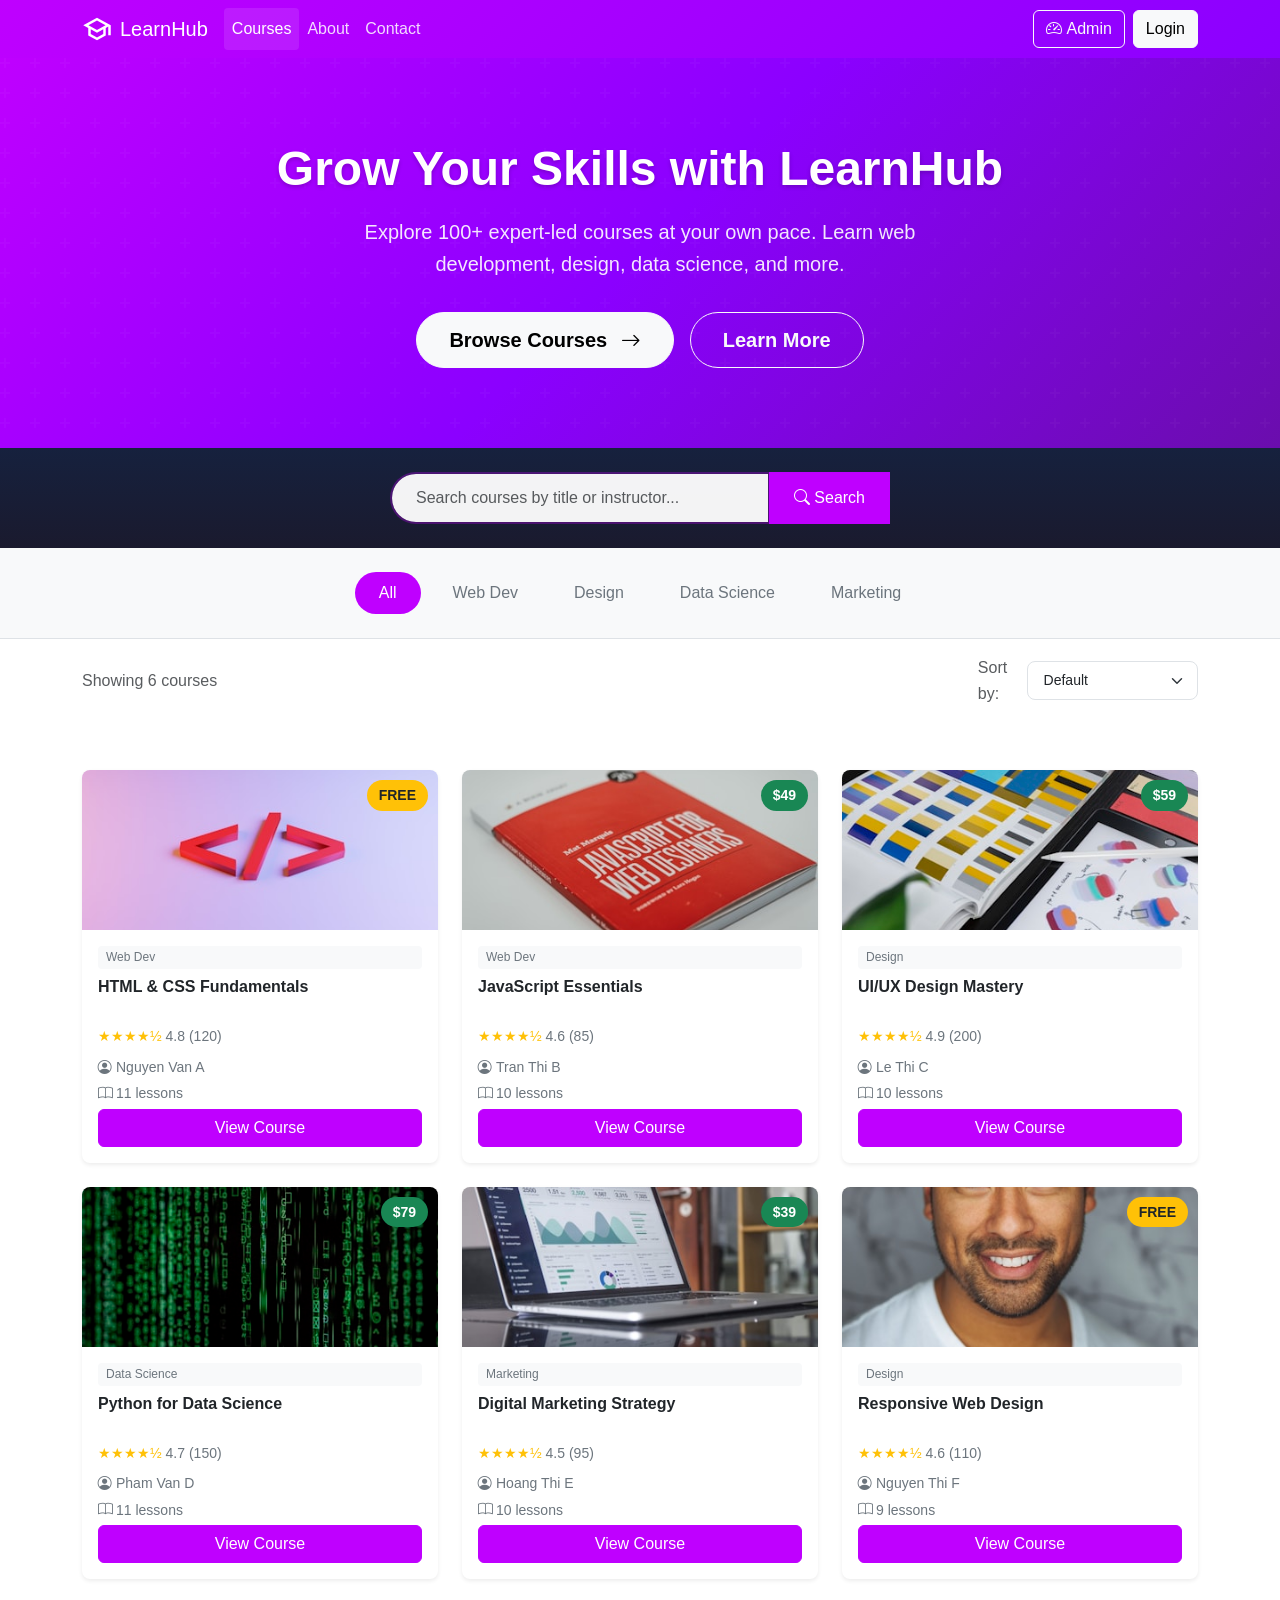
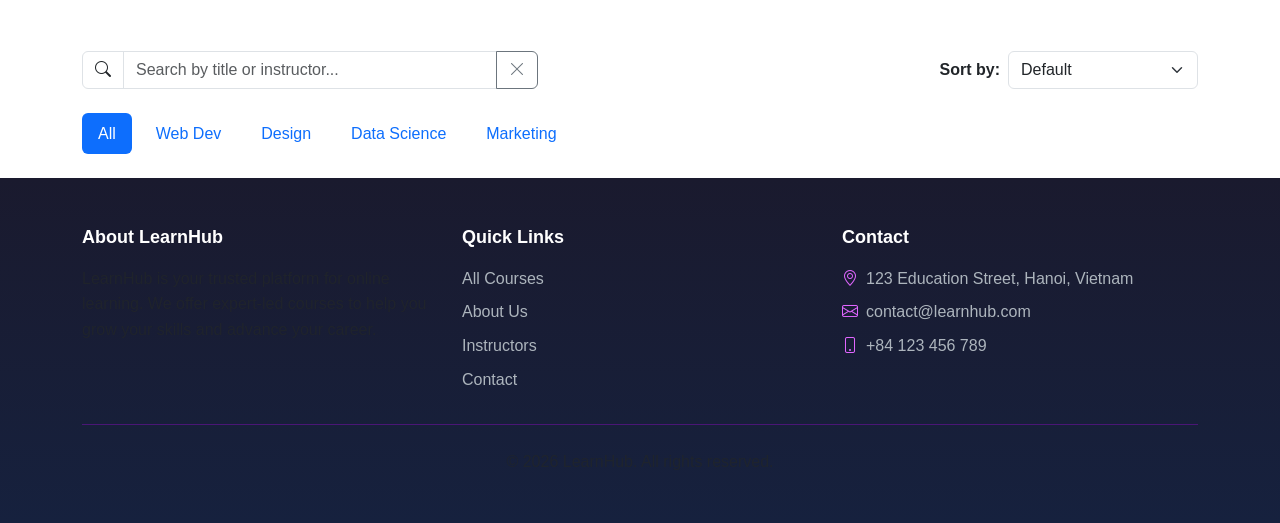
<file: index.html>
<!doctype html>
<html lang="en">
  <head>
    <meta charset="UTF-8" />
    <meta name="viewport" content="width=device-width, initial-scale=1.0" />
    <meta
      name="description"
      content="LearnHub - Online Learning Platform. Explore expert-led courses in web development, design, data science, and marketing."
    />
    <title>LearnHub - Online Learning Platform</title>

    <!-- Bootstrap 5 CSS -->
    <link
      href="https://cdn.jsdelivr.net/npm/bootstrap@5.3.2/dist/css/bootstrap.min.css"
      rel="stylesheet"
    />

    <!-- Bootstrap Icons -->
    <link
      href="https://cdn.jsdelivr.net/npm/bootstrap-icons@1.11.1/font/bootstrap-icons.css"
      rel="stylesheet"
    />

    <!-- Custom Styles -->
    <link href="style.css" rel="stylesheet" />
  </head>
  <body>
    <!-- Navbar Container -->
    <div id="navbar-container"></div>

    <!-- Main Content -->
    <main>
      <!-- Hero Section -->
      <section class="hero-section">
        <div class="container">
          <div class="row justify-content-center">
            <div class="col-lg-8 text-center hero-content">
              <h1 class="hero-title">Grow Your Skills with LearnHub</h1>
              <p class="hero-subtitle mx-auto">
                Explore 100+ expert-led courses at your own pace. Learn web
                development, design, data science, and more.
              </p>
              <div class="d-flex justify-content-center gap-3 flex-wrap">
                <a href="#courses" class="btn btn-light btn-lg hero-btn">
                  Browse Courses <i class="bi bi-arrow-right ms-2"></i>
                </a>
                <a
                  href="#courses"
                  class="btn btn-outline-light btn-lg hero-btn"
                >
                  Learn More
                </a>
              </div>
            </div>
          </div>
        </div>
      </section>

      <!-- Search Bar Section -->
      <section class="search-bar-section" id="courses">
        <div class="container">
          <div class="search-input-group">
            <div class="input-group">
              <input
                type="text"
                id="search-input"
                class="form-control"
                placeholder="Search courses by title or instructor..."
              />
              <button
                class="btn btn-primary btn-search"
                type="button"
                id="search-btn"
              >
                <i class="bi bi-search"></i> Search
              </button>
              <button
                class="btn btn-outline-secondary hidden"
                type="button"
                id="clear-search-btn"
              >
                <i class="bi bi-x-lg"></i>
              </button>
            </div>
          </div>
        </div>
      </section>

      <!-- Category Tabs Section -->
      <section class="category-tabs">
        <div class="container">
          <div
            class="d-flex justify-content-center flex-wrap gap-2"
            id="category-tabs"
          >
            <button class="category-tab active" data-category="all">All</button>
            <button class="category-tab" data-category="web-dev">
              Web Dev
            </button>
            <button class="category-tab" data-category="design">Design</button>
            <button class="category-tab" data-category="data-science">
              Data Science
            </button>
            <button class="category-tab" data-category="marketing">
              Marketing
            </button>
          </div>
        </div>
      </section>

      <!-- Sort Section -->
      <section class="sort-section">
        <div class="container">
          <div
            class="d-flex justify-content-between align-items-center flex-wrap gap-3"
          >
            <p class="mb-0 text-muted" id="result-count">Showing all courses</p>
            <div class="d-flex align-items-center gap-2">
              <label for="sort-select" class="text-muted">Sort by:</label>
              <select
                id="sort-select"
                class="sort-select form-select form-select-sm"
              >
                <option value="default">Default</option>
                <option value="price-low">Price: Low to High</option>
                <option value="price-high">Price: High to Low</option>
                <option value="rating">Rating: High to Low</option>
              </select>
            </div>
          </div>
        </div>
      </section>

      <!-- Course Grid Section -->
      <section class="courses-section">
        <div class="container">
          <div class="row g-4" id="course-grid">
            <!-- Course cards will be rendered by JavaScript -->
          </div>
        </div>
      </section>

      <!-- Search, Filter Tabs & Sort Controls -->
      <section class="container my-4">
        <div class="row g-3 align-items-center mb-4">
          <!-- 1. Live Search Input -->
          <div class="col-md-6 col-lg-5">
            <div class="input-group">
              <span class="input-group-text bg-white"
                ><i class="bi bi-search"></i
              ></span>
              <input
                type="text"
                id="searchInput"
                class="form-control"
                placeholder="Search by title or instructor..."
                aria-label="Search courses"
              />
              <button
                class="btn btn-outline-secondary"
                type="button"
                id="clearSearchBtn"
                title="Clear search"
              >
                <i class="bi bi-x-lg"></i>
              </button>
            </div>
          </div>

          <!-- 2. Sort Dropdown -->
          <div class="col-md-6 col-lg-3 ms-auto text-md-end">
            <div class="d-flex align-items-center justify-content-md-end gap-2">
              <label
                for="sortSelect"
                class="form-label mb-0 text-nowrap fw-semibold"
                >Sort by:</label
              >
              <select id="sortSelect" class="form-select w-auto">
                <option value="default" selected>Default</option>
                <option value="price-asc">Price: Low to High</option>
                <option value="price-desc">Price: High to Low</option>
                <option value="rating-desc">Rating: High to Low</option>
              </select>
            </div>
          </div>
        </div>

        <!-- 3. Category Filter Tabs -->
        <ul class="nav nav-pills mb-4 gap-2" id="categoryTabs">
          <li class="nav-item">
            <button class="nav-link active" data-category="All">All</button>
          </li>
          <li class="nav-item">
            <button class="nav-link" data-category="Web Dev">Web Dev</button>
          </li>
          <li class="nav-item">
            <button class="nav-link" data-category="Design">Design</button>
          </li>
          <li class="nav-item">
            <button class="nav-link" data-category="Data Science">
              Data Science
            </button>
          </li>
          <li class="nav-item">
            <button class="nav-link" data-category="Marketing">
              Marketing
            </button>
          </li>
        </ul>

        <!-- Course Grid Container & No Results Message -->
        <div class="row g-4" id="courseGrid"></div>
        <div id="noResults" class="text-center py-5 d-none">
          <i class="bi bi-search fs-1 text-muted"></i>
          <h4 class="mt-3 text-muted">No courses found</h4>
          <p class="text-muted">
            Try adjusting your search or category filter criteria.
          </p>
        </div>
      </section>
    </main>

    <!-- Footer Container -->
    <div id="footer-container"></div>

    <!-- Bootstrap 5 JS Bundle -->
    <script src="https://cdn.jsdelivr.net/npm/bootstrap@5.3.2/dist/js/bootstrap.bundle.min.js"></script>

    <!-- App JavaScript -->
    <script src="app.js"></script>

    <!-- Index Page JavaScript -->
    <script>
      // State variables for filtering and sorting
      let currentSearch = '';
      let currentCategory = 'all';
      let currentSort = 'default';
      let displayedCourses = [];

      // Initialize the page when DOM is ready
      document.addEventListener('DOMContentLoaded', function () {
        renderNavbar('courses');
        renderFooter();
        initializeFilters();
        renderDisplayedCourses();
      });

      // Initialize filter event listeners
      function initializeFilters() {
        const searchInput = document.getElementById('search-input');
        const searchBtn = document.getElementById('search-btn');
        const clearSearchBtn = document.getElementById('clear-search-btn');
        const sortSelect = document.getElementById('sort-select');
        const categoryTabs = document.getElementById('category-tabs');

        // Search input with live filtering
        searchInput.addEventListener('input', function () {
          currentSearch = this.value;
          clearSearchBtn.style.display = currentSearch ? 'block' : 'none';
          applyFilters();
        });

        // Search button click
        searchBtn.addEventListener('click', function () {
          currentSearch = searchInput.value;
          applyFilters();
        });

        // Clear search button
        clearSearchBtn.addEventListener('click', function () {
          searchInput.value = '';
          currentSearch = '';
          this.style.display = 'none';
          applyFilters();
        });

        // Sort dropdown change
        sortSelect.addEventListener('change', function () {
          currentSort = this.value;
          applyFilters();
        });

        // Category tab clicks (using event delegation)
        categoryTabs.addEventListener('click', function (e) {
          const tab = e.target.closest('.category-tab');
          if (!tab) return;

          // Update active state
          categoryTabs
            .querySelectorAll('.category-tab')
            .forEach((t) => t.classList.remove('active'));
          tab.classList.add('active');

          // Apply filter
          currentCategory = tab.dataset.category;
          applyFilters();
        });
      }

      // Apply all filters and render courses
      function applyFilters() {
        // Filter by search
        let filtered = filterCoursesBySearch(COURSES, currentSearch);

        // Filter by category
        filtered = filterCoursesByCategory(filtered, currentCategory);

        // Sort
        filtered = sortCourses(filtered, currentSort);

        // Update displayed courses
        displayedCourses = filtered;

        // Update result count
        updateResultCount();

        // Render
        renderCourseGrid(displayedCourses);
      }

      // Update the result count text
      function updateResultCount() {
        const countText = document.getElementById('result-count');
        const total = displayedCourses.length;
        const word = total === 1 ? 'course' : 'courses';
        countText.textContent = `Showing ${total} ${word}`;
      }

      // Render courses on initial load
      function renderDisplayedCourses() {
        displayedCourses = [...COURSES];
        renderCourseGrid(displayedCourses);
        updateResultCount();
      }
    </script>
  </body>
</html>
</file>
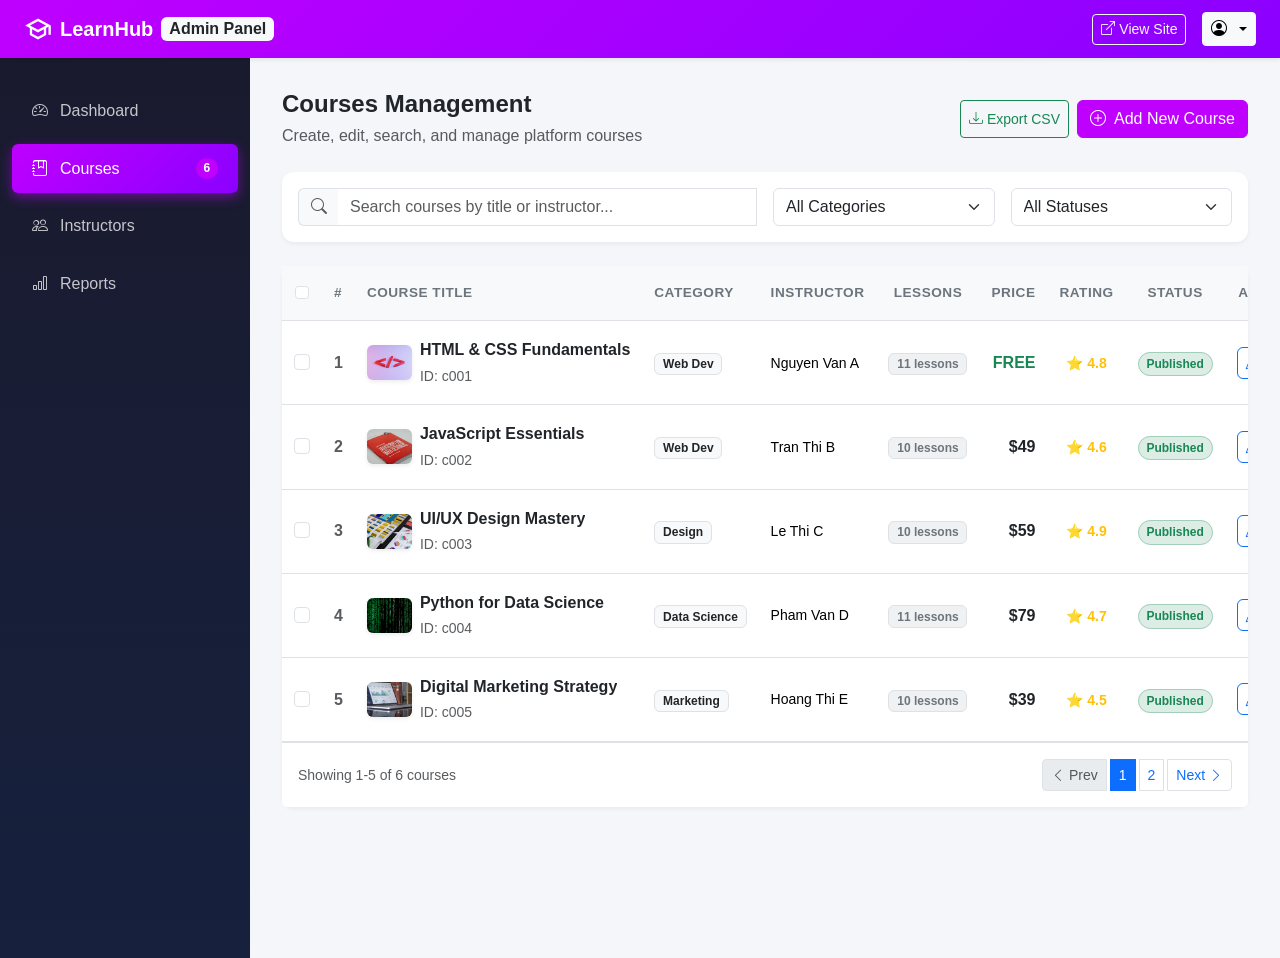
<file: admin.html>
<!DOCTYPE html>
<html lang="en">
<head>
  <meta charset="UTF-8">
  <meta name="viewport" content="width=device-width, initial-scale=1.0">
  <meta name="description" content="LearnHub Admin Panel - Manage courses, instructors, and reports.">
  <title>Admin Panel - LearnHub</title>
  
  <!-- Bootstrap 5 CSS -->
  <link href="https://cdn.jsdelivr.net/npm/bootstrap@5.3.2/dist/css/bootstrap.min.css" rel="stylesheet">
  
  <!-- Bootstrap Icons -->
  <link href="https://cdn.jsdelivr.net/npm/bootstrap-icons@1.11.1/font/bootstrap-icons.css" rel="stylesheet">
  
  <!-- Custom Styles -->
  <link href="style.css" rel="stylesheet">
</head>
<body>
  <!-- Top Admin Navbar -->
  <nav class="navbar navbar-expand-lg navbar-dark navbar-gradient shadow-sm sticky-top">
    <div class="container-fluid px-4">
      <a class="navbar-brand d-flex align-items-center me-3" href="index.html">
        <svg class="me-2" width="28" height="28" viewBox="0 0 24 24" fill="currentColor">
          <path d="M12 3L1 9l4 2.18v6L12 21l7-3.82v-6l2-1.09V17h2V9L12 3zm6.82 6L12 12.72 5.18 9 12 5.28 18.82 9zM17 15.99l-5 2.73-5-2.73v-3.72L12 15l5-2.73v3.72z"/>
        </svg>
        <span class="fw-bold">LearnHub</span>
        <span class="badge bg-light text-dark ms-2 px-2 py-1 fs-6">Admin Panel</span>
      </a>
      
      <div class="d-flex align-items-center ms-auto gap-3">
        <a href="index.html" class="btn btn-outline-light btn-sm d-flex align-items-center gap-1">
          <i class="bi bi-box-arrow-up-right"></i> View Site
        </a>
        <div class="dropdown">
          <button class="btn btn-light btn-sm dropdown-toggle d-flex align-items-center gap-2" type="button" data-bs-toggle="dropdown">
            <i class="bi bi-person-circle fs-6"></i>
            <span class="d-none d-md-inline fw-semibold">Admin</span>
          </button>
          <ul class="dropdown-menu dropdown-menu-end shadow">
            <li><a class="dropdown-item" href="#"><i class="bi bi-person me-2"></i>Profile</a></li>
            <li><a class="dropdown-item" href="#"><i class="bi bi-gear me-2"></i>Settings</a></li>
            <li><hr class="dropdown-divider"></li>
            <li><a class="dropdown-item text-danger" href="index.html"><i class="bi bi-box-arrow-right me-2"></i>Logout</a></li>
          </ul>
        </div>
      </div>
    </div>
  </nav>

  <!-- Admin Main Layout -->
  <div class="admin-layout">
    <!-- Sidebar Navigation -->
    <aside class="admin-sidebar shadow-sm">
      <nav class="nav flex-column">
        <a class="nav-link" href="#" id="sidebar-tab-dashboard" data-tab="dashboard">
          <i class="bi bi-speedometer2"></i> Dashboard
        </a>
        <a class="nav-link active" href="#" id="sidebar-tab-courses" data-tab="courses">
          <i class="bi bi-journal-bookmark"></i> Courses
          <span class="badge bg-primary rounded-pill ms-auto" id="courses-count-badge">0</span>
        </a>
        <a class="nav-link" href="#" id="sidebar-tab-instructors" data-tab="instructors">
          <i class="bi bi-people"></i> Instructors
        </a>
        <a class="nav-link" href="#" id="sidebar-tab-reports" data-tab="reports">
          <i class="bi bi-bar-chart"></i> Reports
        </a>
      </nav>
    </aside>

    <!-- Main Content Panel -->
    <main class="admin-main-content">
      <!-- DASHBOARD VIEW -->
      <section id="view-dashboard" class="d-none">
        <div class="d-flex justify-content-between align-items-center mb-4">
          <div>
            <h2 class="h4 fw-bold mb-1">Dashboard Overview</h2>
            <p class="text-muted mb-0">Platform analytics and key metric summaries</p>
          </div>
        </div>

        <!-- Metric Stat Cards -->
        <div class="row g-3 mb-4">
          <div class="col-6 col-lg-3">
            <div class="card stat-card h-100 border-start border-4 border-primary p-3">
              <div class="d-flex align-items-center justify-content-between">
                <div>
                  <p class="text-muted small mb-1">Total Courses</p>
                  <h3 class="fw-bold mb-0" id="dash-total-courses">0</h3>
                </div>
                <div class="stat-icon-wrapper bg-primary bg-opacity-10 text-primary">
                  <i class="bi bi-journal-text"></i>
                </div>
              </div>
            </div>
          </div>
          <div class="col-6 col-lg-3">
            <div class="card stat-card h-100 border-start border-4 border-success p-3">
              <div class="d-flex align-items-center justify-content-between">
                <div>
                  <p class="text-muted small mb-1">Published</p>
                  <h3 class="fw-bold mb-0 text-success" id="dash-published-courses">0</h3>
                </div>
                <div class="stat-icon-wrapper bg-success bg-opacity-10 text-success">
                  <i class="bi bi-check-circle"></i>
                </div>
              </div>
            </div>
          </div>
          <div class="col-6 col-lg-3">
            <div class="card stat-card h-100 border-start border-4 border-info p-3">
              <div class="d-flex align-items-center justify-content-between">
                <div>
                  <p class="text-muted small mb-1">Instructors</p>
                  <h3 class="fw-bold mb-0 text-info" id="dash-total-instructors">0</h3>
                </div>
                <div class="stat-icon-wrapper bg-info bg-opacity-10 text-info">
                  <i class="bi bi-person-badge"></i>
                </div>
              </div>
            </div>
          </div>
          <div class="col-6 col-lg-3">
            <div class="card stat-card h-100 border-start border-4 border-warning p-3">
              <div class="d-flex align-items-center justify-content-between">
                <div>
                  <p class="text-muted small mb-1">Avg Rating</p>
                  <h3 class="fw-bold mb-0 text-warning" id="dash-avg-rating">0.0</h3>
                </div>
                <div class="stat-icon-wrapper bg-warning bg-opacity-10 text-warning">
                  <i class="bi bi-star-fill"></i>
                </div>
              </div>
            </div>
          </div>
        </div>

        <!-- Dashboard Details Row -->
        <div class="row g-4">
          <div class="col-lg-8">
            <div class="card admin-table-card p-4 h-100">
              <h5 class="fw-bold mb-3"><i class="bi bi-pie-chart me-2 text-primary"></i>Category Distribution</h5>
              <div id="category-distribution-bars" class="d-flex flex-column gap-3">
                <!-- Dynamic progress bars -->
              </div>
            </div>
          </div>
          <div class="col-lg-4">
            <div class="card admin-table-card p-4 h-100">
              <h5 class="fw-bold mb-3"><i class="bi bi-lightning-charge me-2 text-warning"></i>Quick System Info</h5>
              <ul class="list-group list-group-flush">
                <li class="list-group-item d-flex justify-content-between px-0">
                  <span class="text-muted">Storage Engine</span>
                  <span class="badge bg-secondary">localStorage</span>
                </li>
                <li class="list-group-item d-flex justify-content-between px-0">
                  <span class="text-muted">Persistence Key</span>
                  <code>lh_courses</code>
                </li>
                <li class="list-group-item d-flex justify-content-between px-0">
                  <span class="text-muted">Items per Page</span>
                  <span class="fw-semibold">5 courses</span>
                </li>
                <li class="list-group-item d-flex justify-content-between px-0">
                  <span class="text-muted">Platform Status</span>
                  <span class="badge bg-success">Online (Client-side)</span>
                </li>
              </ul>
            </div>
          </div>
        </div>
      </section>

      <!-- COURSES MANAGEMENT VIEW -->
      <section id="view-courses">
        <!-- Section Header -->
        <div class="d-flex flex-wrap justify-content-between align-items-center gap-3 mb-4">
          <div>
            <h2 class="h4 fw-bold mb-1">Courses Management</h2>
            <p class="text-muted mb-0">Create, edit, search, and manage platform courses</p>
          </div>
          <div class="d-flex flex-wrap gap-2">
            <button class="btn btn-outline-danger btn-sm d-none align-items-center gap-1" id="bulk-delete-btn">
              <i class="bi bi-trash"></i> Delete Selected (<span id="selected-count">0</span>)
            </button>
            <button class="btn btn-outline-success btn-sm d-flex align-items-center gap-1" id="export-csv-btn">
              <i class="bi bi-download"></i> Export CSV
            </button>
            <button class="btn btn-primary d-flex align-items-center gap-2" id="add-course-btn">
              <i class="bi bi-plus-circle"></i> Add New Course
            </button>
          </div>
        </div>

        <!-- Filter & Search Toolbar -->
        <div class="card admin-table-card p-3 mb-4">
          <div class="row g-3 align-items-center">
            <div class="col-md-5 col-lg-6">
              <div class="input-group">
                <span class="input-group-text bg-light border-end-0"><i class="bi bi-search text-muted"></i></span>
                <input type="text" id="admin-search-input" class="form-control border-start-0" placeholder="Search courses by title or instructor...">
                <button class="btn btn-outline-secondary border-start-0 admin-clear-search-hidden" type="button" id="admin-clear-search">
                  <i class="bi bi-x-lg"></i>
                </button>
              </div>
            </div>
            <div class="col-6 col-md-3 col-lg-3">
              <select id="admin-category-filter" class="form-select">
                <option value="all">All Categories</option>
                <option value="web-dev">Web Dev</option>
                <option value="design">Design</option>
                <option value="data-science">Data Science</option>
                <option value="marketing">Marketing</option>
                <option value="other">Other</option>
              </select>
            </div>
            <div class="col-6 col-md-4 col-lg-3">
              <select id="admin-status-filter" class="form-select">
                <option value="all">All Statuses</option>
                <option value="published">Published</option>
                <option value="draft">Draft</option>
              </select>
            </div>
          </div>
        </div>

        <!-- Courses Table Card -->
        <div class="card admin-table-card mb-4">
          <div class="table-responsive admin-table-wrapper">
            <table class="table admin-table align-middle mb-0">
              <thead>
                <tr>
                  <th class="col-width-40 text-center col-tablet-hide">
                    <input type="checkbox" class="form-check-input" id="select-all-courses">
                  </th>
                  <th class="col-width-60">#</th>
                  <th>Course Title</th>
                  <th class="col-tablet-hide">Category</th>
                  <th class="col-tablet-hide col-mobile-hide">Instructor</th>
                  <th class="text-center">Lessons</th>
                  <th class="text-end">Price</th>
                  <th class="text-center col-tablet-hide col-mobile-hide">Rating</th>
                  <th class="text-center col-mobile-hide">Status</th>
                  <th class="text-center col-width-actions">Actions</th>
                </tr>
              </thead>
              <tbody id="admin-course-table-body">
                <!-- Course rows rendered dynamically by admin.js -->
              </tbody>
            </table>
          </div>

          <!-- Empty State -->
          <div id="admin-empty-state" class="text-center py-5 d-none">
            <i class="bi bi-journal-x fs-1 text-muted"></i>
            <h5 class="fw-bold mt-3 text-secondary">No courses found</h5>
            <p class="text-muted small">Try adjusting your search criteria or add a new course.</p>
          </div>

          <!-- Table Footer Pagination -->
          <div class="card-footer bg-white border-top py-3 d-flex flex-wrap justify-content-between align-items-center gap-3">
            <p class="text-muted small mb-0" id="admin-pagination-info">Showing 0 courses</p>
            <nav aria-label="Course pagination">
              <ul class="pagination pagination-sm mb-0 gap-1" id="admin-pagination">
                <!-- Pagination buttons generated dynamically -->
              </ul>
            </nav>
          </div>
        </div>
      </section>

      <!-- INSTRUCTORS VIEW (Placeholder) -->
      <section id="view-instructors" class="d-none">
        <div class="d-flex justify-content-between align-items-center mb-4">
          <h2 class="h4 fw-bold mb-0">Instructors Directory</h2>
        </div>
        <div class="card admin-table-card p-4">
          <div class="row g-4" id="instructors-card-grid">
            <!-- Dynamic instructor cards -->
          </div>
        </div>
      </section>

      <!-- REPORTS VIEW (Placeholder) -->
      <section id="view-reports" class="d-none">
        <div class="d-flex justify-content-between align-items-center mb-4">
          <h2 class="h4 fw-bold mb-0">Reports & Analytics</h2>
        </div>
        <div class="card admin-table-card p-4 text-center py-5">
          <i class="bi bi-graph-up-arrow fs-1 text-primary mb-3"></i>
          <h5 class="fw-bold">Platform Reporting Active</h5>
          <p class="text-muted max-w-500 mx-auto">Export platform course metrics, student enrollment ratios, and instructor ratings directly to CSV format via Courses Management.</p>
        </div>
      </section>
    </main>
  </div>

  <!-- ADD / EDIT COURSE MODAL -->
  <div class="modal fade admin-modal" id="courseModal" tabindex="-1" aria-labelledby="courseModalLabel" aria-hidden="true">
    <div class="modal-dialog modal-lg modal-dialog-centered">
      <div class="modal-content border-0 shadow-lg">
        <div class="modal-header">
          <h5 class="modal-header-title modal-title fw-bold" id="courseModalLabel">
            <i class="bi bi-plus-circle me-2"></i>Add New Course
          </h5>
          <button type="button" class="btn-close" data-bs-dismiss="modal" aria-label="Close"></button>
        </div>
        <div class="modal-body p-4">
          <form id="course-form" class="needs-validation" novalidate>
            <input type="hidden" id="course-id">
            
            <div class="row g-3">
              <!-- Title -->
              <div class="col-12">
                <label for="course-title" class="form-label fw-semibold">Course Title <span class="text-danger">*</span></label>
                <input type="text" class="form-control" id="course-title" placeholder="e.g. Advanced JavaScript Programming" required minlength="5">
                <div class="invalid-feedback">
                  Course title is required and must be at least 5 characters.
                </div>
              </div>

              <!-- Category -->
              <div class="col-md-6">
                <label for="course-category" class="form-label fw-semibold">Category <span class="text-danger">*</span></label>
                <select class="form-select" id="course-category" required>
                  <option value="" disabled selected>Select category...</option>
                  <option value="web-dev">Web Dev</option>
                  <option value="design">Design</option>
                  <option value="data-science">Data Science</option>
                  <option value="marketing">Marketing</option>
                  <option value="other">Other</option>
                </select>
                <div class="invalid-feedback">
                  Please select a category.
                </div>
              </div>

              <!-- Instructor Name -->
              <div class="col-md-6">
                <label for="course-instructor" class="form-label fw-semibold">Instructor Name <span class="text-danger">*</span></label>
                <input type="text" class="form-control" id="course-instructor" placeholder="e.g. John Doe" required>
                <div class="invalid-feedback">
                  Instructor name is required.
                </div>
              </div>

              <!-- Lesson Count -->
              <div class="col-md-4">
                <label for="course-lessons" class="form-label fw-semibold">Lessons Count <span class="text-danger">*</span></label>
                <input type="number" class="form-control" id="course-lessons" placeholder="12" min="1" max="100" required>
                <div class="invalid-feedback">
                  Must be between 1 and 100 lessons.
                </div>
              </div>

              <!-- Price -->
              <div class="col-md-4">
                <label for="course-price" class="form-label fw-semibold">Price ($) <span class="text-danger">*</span></label>
                <div class="input-group">
                  <span class="input-group-text">$</span>
                  <input type="number" class="form-control" id="course-price" placeholder="0 for Free" min="0" step="0.01" required>
                  <div class="invalid-feedback">
                    Enter a valid price (0 for Free).
                  </div>
                </div>
                <div class="form-text">Set to 0 to offer course for FREE.</div>
              </div>

              <!-- Rating -->
              <div class="col-md-4">
                <label for="course-rating" class="form-label fw-semibold">Rating (1.0 - 5.0) <span class="text-danger">*</span></label>
                <input type="number" class="form-control" id="course-rating" placeholder="4.5" min="1" max="5" step="0.1" required value="4.5">
                <div class="invalid-feedback">
                  Rating must be between 1.0 and 5.0.
                </div>
              </div>

              <!-- Status -->
              <div class="col-md-6">
                <label for="course-status" class="form-label fw-semibold">Status <span class="text-danger">*</span></label>
                <select class="form-select" id="course-status" required>
                  <option value="published" selected>Published</option>
                  <option value="draft">Draft</option>
                </select>
              </div>

              <!-- Thumbnail Path (Optional) -->
              <div class="col-md-6">
                <label for="course-thumbnail" class="form-label fw-semibold">Thumbnail URL/Path</label>
                <input type="text" class="form-control" id="course-thumbnail" placeholder="images/courses/default.jpg">
              </div>

              <!-- Short Description -->
              <div class="col-12">
                <label for="course-short-desc" class="form-label fw-semibold">Short Description</label>
                <textarea class="form-control" id="course-short-desc" rows="2" placeholder="Brief summary of what this course covers..."></textarea>
              </div>
            </div>
          </form>
        </div>
        <div class="modal-footer bg-light">
          <button type="button" class="btn btn-secondary" data-bs-dismiss="modal">Cancel</button>
          <button type="submit" form="course-form" class="btn btn-primary px-4" id="save-course-btn">
            <i class="bi bi-check-circle me-1"></i> Save Course
          </button>
        </div>
      </div>
    </div>
  </div>

  <!-- DELETE CONFIRMATION MODAL -->
  <div class="modal fade" id="deleteConfirmModal" tabindex="-1" aria-labelledby="deleteModalLabel" aria-hidden="true">
    <div class="modal-dialog modal-dialog-centered">
      <div class="modal-content border-0 shadow">
        <div class="modal-header bg-danger text-white">
          <h5 class="modal-title fw-bold" id="deleteModalLabel">
            <i class="bi bi-exclamation-triangle-fill me-2"></i>Confirm Deletion
          </h5>
          <button type="button" class="btn-close btn-close-white" data-bs-dismiss="modal" aria-label="Close"></button>
        </div>
        <div class="modal-body p-4">
          <p class="mb-0" id="delete-modal-msg">Are you sure you want to delete this course? This action cannot be undone.</p>
        </div>
        <div class="modal-footer bg-light">
          <button type="button" class="btn btn-secondary" data-bs-dismiss="modal">Cancel</button>
          <button type="button" class="btn btn-danger px-4" id="confirm-delete-btn">
            <i class="bi bi-trash me-1"></i> Delete
          </button>
        </div>
      </div>
    </div>
  </div>

  <!-- Bootstrap 5 JS Bundle -->
  <script src="https://cdn.jsdelivr.net/npm/bootstrap@5.3.2/dist/js/bootstrap.bundle.min.js"></script>
  
  <!-- Shared App JS -->
  <script src="app.js"></script>
  
  <!-- Admin Panel JS -->
  <script src="admin.js"></script>
</body>
</html>
</file>
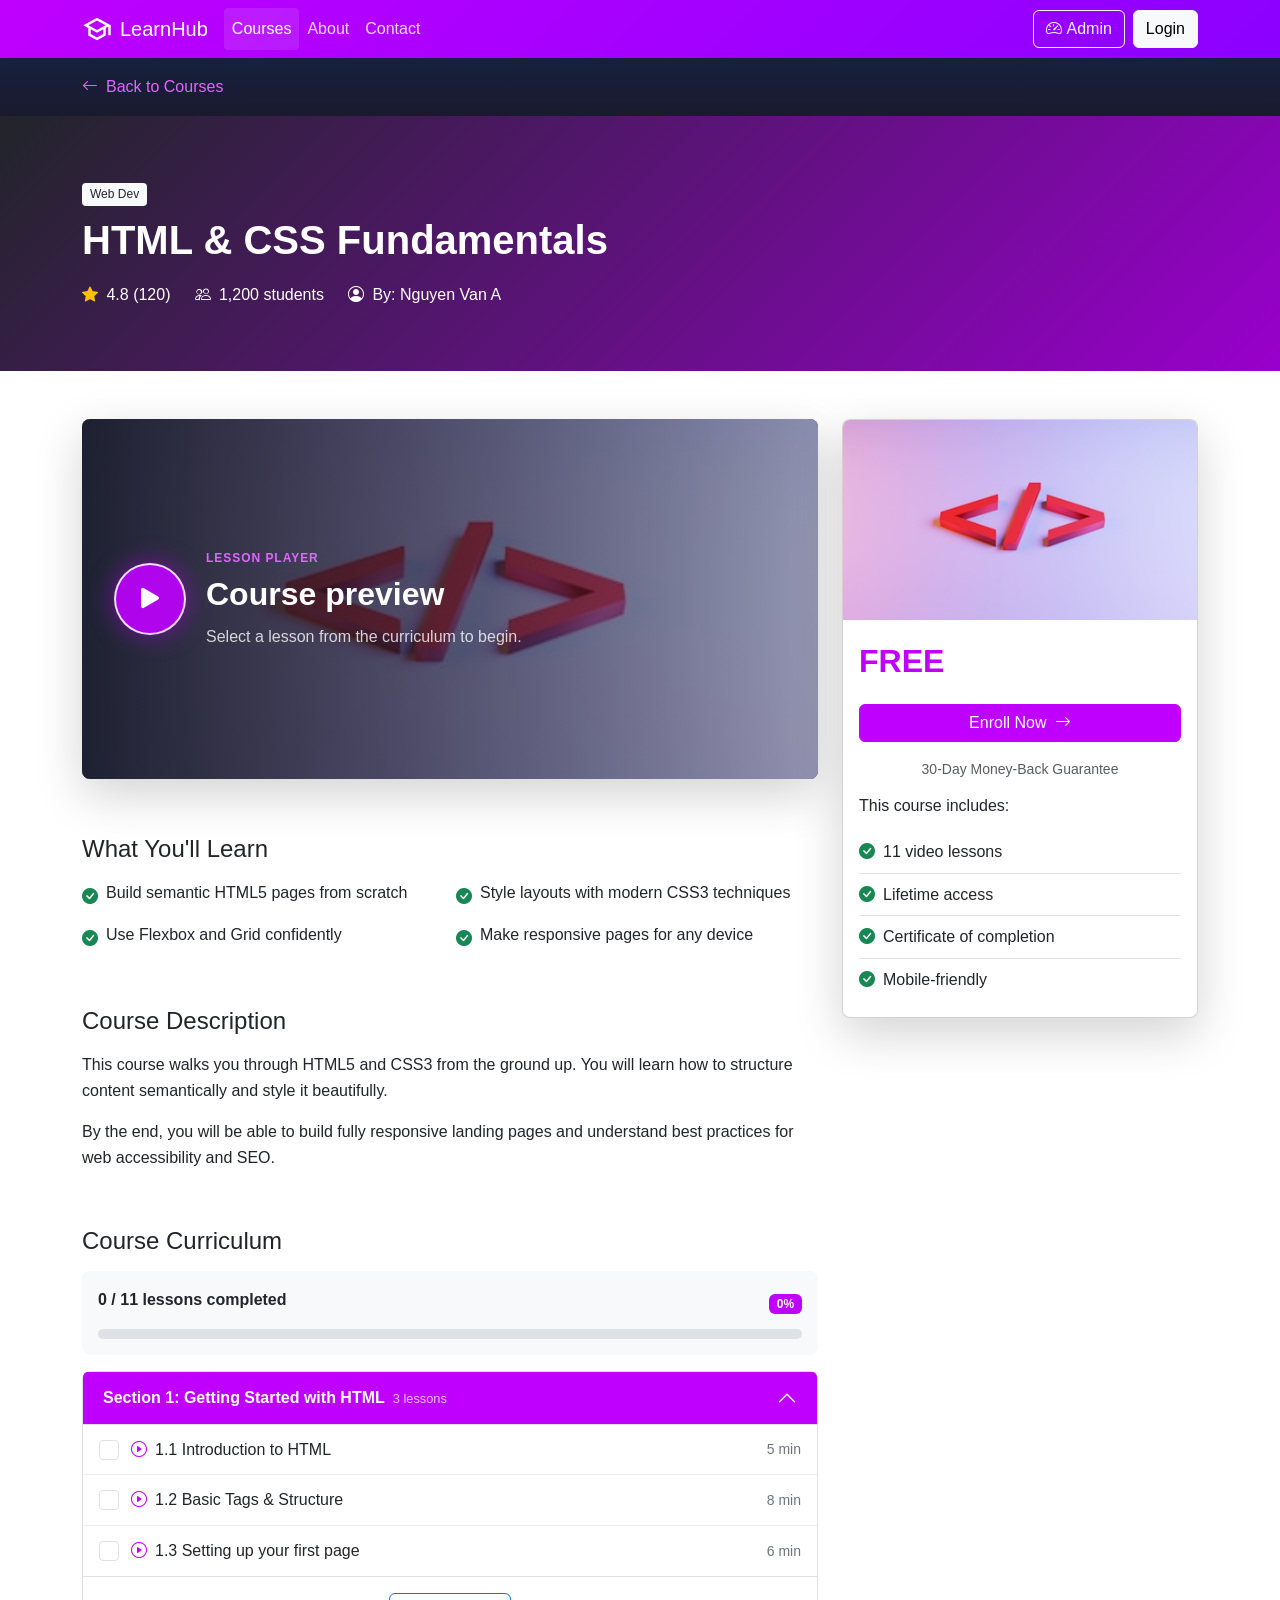
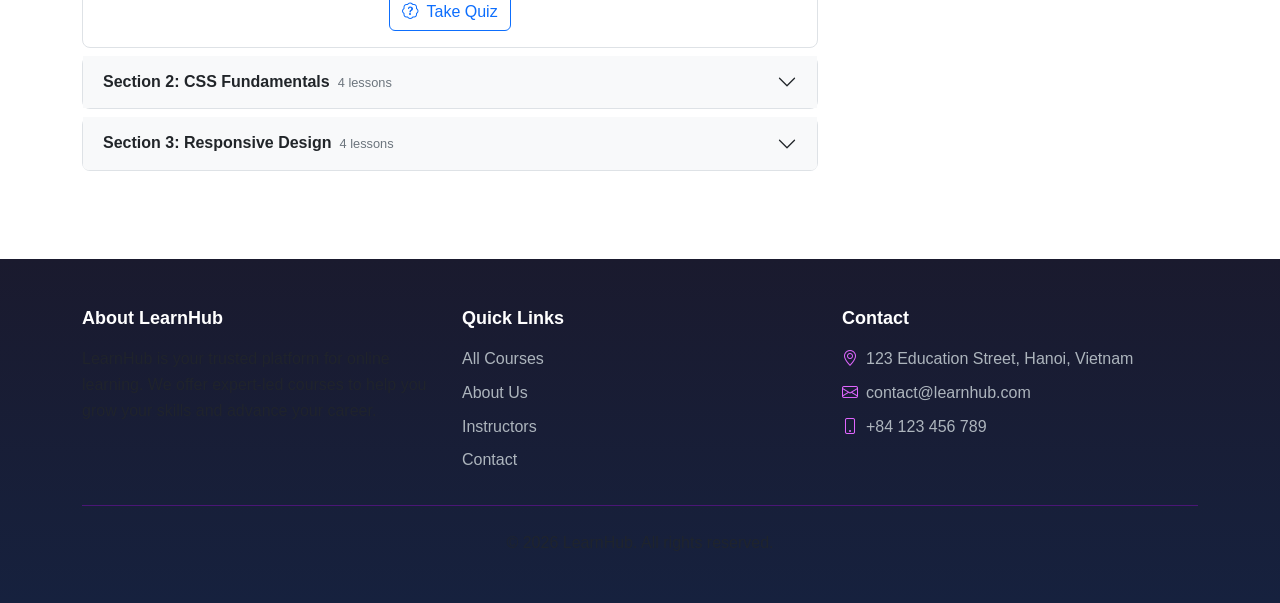
<file: course-detail.html>
<!DOCTYPE html>
<html lang="en">
<head>
  <meta charset="UTF-8">
  <meta name="viewport" content="width=device-width, initial-scale=1.0">
  <meta name="description" content="LearnHub course details, lesson progress, and section quizzes">
  <title>Course Details - LearnHub</title>

  <!-- Bootstrap 5 CSS -->
  <link href="https://cdn.jsdelivr.net/npm/bootstrap@5.3.2/dist/css/bootstrap.min.css" rel="stylesheet">

  <!-- Bootstrap Icons -->
  <link href="https://cdn.jsdelivr.net/npm/bootstrap-icons@1.11.1/font/bootstrap-icons.css" rel="stylesheet">

  <!-- Custom Styles -->
  <link href="style.css" rel="stylesheet">
</head>
<body>
  <!-- Shared Navbar -->
  <div id="navbar-container"></div>

  <main>
    <!-- Back Link -->
    <div class="back-btn-container">
      <div class="container">
        <a href="index.html" class="back-btn">
          <i class="bi bi-arrow-left"></i> Back to Courses
        </a>
      </div>
    </div>

    <!-- Course Header -->
    <section class="detail-banner">
      <div class="container">
        <div class="row">
          <div class="col-lg-8">
            <span class="category-badge bg-light text-dark mb-2" id="detail-category">Category</span>
            <h1 class="detail-title" id="detail-title">Course Title</h1>
            <div class="detail-meta">
              <span class="detail-rating">
                <i class="bi bi-star-fill"></i>
                <span class="text-white ms-1" id="detail-rating-text">0.0</span>
              </span>
              <span class="text-white">
                <i class="bi bi-people me-1"></i>
                <span id="detail-students-text">0 students</span>
              </span>
              <span class="text-white">
                <i class="bi bi-person-circle me-1"></i>
                <span id="detail-instructor-text">By: Instructor</span>
              </span>
            </div>
          </div>
        </div>
      </div>
    </section>

    <!-- Course Content -->
    <section class="py-5">
      <div class="container">
        <div class="row">
          <div class="col-lg-8">
            <!-- Simulated Lesson Player -->
            <div class="lesson-player mb-4" id="lesson-player">
              <img src="" alt="Course lesson player" id="detail-image" class="lesson-player-image">
              <div class="lesson-player-overlay"></div>
              <div class="lesson-player-content">
                <button class="lesson-player-toggle" id="lesson-player-toggle" type="button"
                        aria-label="Play selected lesson">
                  <i class="bi bi-play-fill" id="lesson-player-icon"></i>
                </button>
                <div class="lesson-player-copy">
                  <span class="lesson-player-eyebrow">Lesson Player</span>
                  <h2 class="lesson-player-title" id="lesson-player-title">Course preview</h2>
                  <p class="lesson-player-status mb-0" id="lesson-player-status">
                    Select a lesson from the curriculum to begin.
                  </p>
                </div>
              </div>
            </div>

            <!-- Learning Outcomes -->
            <section class="learning-outcomes mb-4" aria-labelledby="learning-heading">
              <h2 class="h4 mb-3" id="learning-heading">What You'll Learn</h2>
              <ul class="learning-list" id="what-you-learn"></ul>
            </section>

            <!-- Description -->
            <section class="mb-4" aria-labelledby="description-heading">
              <h2 class="h4 mb-3" id="description-heading">Course Description</h2>
              <div id="course-description"></div>
            </section>

            <!-- Curriculum, Progress, and Quizzes -->
            <section class="curriculum-section" aria-labelledby="curriculum-heading">
              <h2 class="h4 mb-3" id="curriculum-heading">Course Curriculum</h2>

              <div class="progress-section" id="progress-section">
                <div class="d-flex justify-content-between align-items-center mb-2">
                  <span class="progress-label" id="progress-label">0 / 0 lessons completed</span>
                  <span class="badge bg-primary" id="progress-percent">0%</span>
                </div>
                <div class="progress-bar-track">
                  <div class="progress-bar-fill" id="progress-bar" role="progressbar"
                       aria-label="Course completion" aria-valuemin="0" aria-valuemax="100"
                       aria-valuenow="0"></div>
                </div>
              </div>

              <div class="accordion" id="curriculum-accordion"></div>
            </section>
          </div>

          <!-- Sticky Enrollment Sidebar -->
          <aside class="col-lg-4">
            <div class="detail-sidebar">
              <div class="card sidebar-card">
                <img src="" alt="Course thumbnail" id="sidebar-image" class="card-img-top">
                <div class="card-body">
                  <span class="sidebar-price d-block mb-3" id="sidebar-price">FREE</span>
                  <button class="btn btn-primary w-100 mb-3" id="enroll-btn" type="button">
                    Enroll Now <i class="bi bi-arrow-right ms-1"></i>
                  </button>
                  <p class="text-center text-muted small mb-3">30-Day Money-Back Guarantee</p>

                  <h2 class="h6 mb-3">This course includes:</h2>
                  <ul class="sidebar-features">
                    <li>
                      <i class="bi bi-check-circle-fill"></i>
                      <span id="sidebar-lessons-count">0 video lessons</span>
                    </li>
                    <li><i class="bi bi-check-circle-fill"></i><span>Lifetime access</span></li>
                    <li><i class="bi bi-check-circle-fill"></i><span>Certificate of completion</span></li>
                    <li><i class="bi bi-check-circle-fill"></i><span>Mobile-friendly</span></li>
                  </ul>
                </div>
              </div>
            </div>
          </aside>
        </div>
      </div>
    </section>
  </main>

  <!-- Shared Footer -->
  <div id="footer-container"></div>

  <!-- Scripts -->
  <script src="https://cdn.jsdelivr.net/npm/bootstrap@5.3.2/dist/js/bootstrap.bundle.min.js"></script>
  <script src="app.js"></script>
  <script src="detail.js"></script>
</body>
</html>
</file>
<file: style.css>
/**
 * LearnHub - Online Learning Platform
 * style.css - Shared styles for all pages
 */

/* ==================== ROOT VARIABLES ==================== */
:root {
  --lh-primary: #bf00ff;
  --lh-primary-dark: #9900cc;
  --lh-primary-light: #e066ff;
  --lh-primary-glow: rgba(191, 0, 255, 0.5);
  --lh-secondary: #6c757d;
  --lh-success: #198754;
  --lh-danger: #dc3545;
  --lh-warning: #ffc107;
  --lh-info: #0dcaf0;
  --lh-light: #f8f9fa;
  --lh-dark: #212529;
  --lh-border-radius: 0.5rem;
  --lh-shadow: 0 0.125rem 0.25rem rgba(0, 0, 0, 0.075);
  --lh-shadow-lg: 0 1rem 3rem rgba(0, 0, 0, 0.175);
  --lh-transition: all 0.3s ease-in-out;
}

/* ==================== UTILITY CLASSES ==================== */
.d-none { display: none !important; }
.hidden { display: none !important; }
.card-img-fixed { height: 160px; object-fit: cover; }
.progress-bar-fill { width: 0%; }

/* ==================== BACK BUTTON ==================== */
.back-btn-container {
  background: linear-gradient(180deg, #16213e 0%, #1a1a2e 100%);
  padding: 1rem 0;
}

.back-btn {
  color: var(--lh-primary-light);
  text-decoration: none;
  font-weight: 500;
  display: inline-flex;
  align-items: center;
  gap: 0.5rem;
  transition: var(--lh-transition);
}

.back-btn:hover {
  color: white;
  text-shadow: 0 0 10px var(--lh-primary-glow);
}

.back-btn i {
  transition: transform 0.2s ease;
}

.back-btn:hover i {
  transform: translateX(-4px);
}

/* ==================== NAVBAR GRADIENT ==================== */
.navbar-gradient {
  background: linear-gradient(135deg, var(--lh-primary) 0%, #8b00ff 100%);
}

/* ==================== FOOTER GRADIENT ==================== */
.footer-gradient {
  background: linear-gradient(180deg, #1a1a2e 0%, #16213e 100%);
}

.footer-heading-accent {
  color: var(--lh-primary-light);
}

.footer-icon-accent {
  color: var(--lh-primary-light);
}

.footer-border-top {
  border-color: rgba(191, 0, 255, 0.3) !important;
}

.footer-link:hover {
  color: var(--lh-primary-light);
  padding-left: 5px;
  text-shadow: 0 0 10px var(--lh-primary-glow);
}

/* ==================== BASE STYLES ==================== */
* {
  box-sizing: border-box;
}

body {
  font-family: 'Segoe UI', Tahoma, Geneva, Verdana, sans-serif;
  line-height: 1.6;
  color: var(--lh-dark);
  background-color: #fff;
  min-height: 100vh;
  display: flex;
  flex-direction: column;
}

main {
  flex: 1;
}

/* ==================== TYPOGRAPHY ==================== */
h1, h2, h3, h4, h5, h6 {
  font-weight: 600;
  line-height: 1.3;
}

.text-primary {
  color: var(--lh-primary) !important;
}

/* ==================== NAVBAR ==================== */
.navbar-brand svg {
  fill: currentColor;
}

.navbar-toggler {
  color: white;
  border-color: rgba(255, 255, 255, 0.65);
}

.navbar-toggler-icon {
  display: inline-flex;
  align-items: center;
  justify-content: center;
  background-image: none;
}

.navbar-toggler-icon::before {
  content: "☰";
  color: white;
  font-size: 1.5rem;
  line-height: 1;
}

.navbar-dark .navbar-nav .nav-link {
  color: rgba(255, 255, 255, 0.85);
  font-weight: 500;
  transition: var(--lh-transition);
}

.navbar-dark .navbar-nav .nav-link:hover,
.navbar-dark .navbar-nav .nav-link.active {
  color: #fff;
  background-color: rgba(255, 255, 255, 0.1);
  border-radius: 0.25rem;
}

/* ==================== HERO SECTION ==================== */
.hero-section {
  background: linear-gradient(135deg, var(--lh-primary) 0%, #8b00ff 50%, #6a0dad 100%);
  color: white;
  padding: 5rem 0;
  position: relative;
  overflow: hidden;
}

.hero-section::before {
  content: '';
  position: absolute;
  top: 0;
  left: 0;
  right: 0;
  bottom: 0;
  background: url("data:image/svg+xml,%3Csvg width='60' height='60' viewBox='0 0 60 60' xmlns='http://www.w3.org/2000/svg'%3E%3Cg fill='none' fill-rule='evenodd'%3E%3Cg fill='%23ffffff' fill-opacity='0.05'%3E%3Cpath d='M36 34v-4h-2v4h-4v2h4v4h2v-4h4v-2h-4zm0-30V0h-2v4h-4v2h4v4h2V6h4V4h-4zM6 34v-4H4v4H0v2h4v4h2v-4h4v-2H6zM6 4V0H4v4H0v2h4v4h2V6h4V4H6z'/%3E%3C/g%3E%3C/g%3E%3C/svg%3E");
  opacity: 0.5;
}

.hero-content {
  position: relative;
  z-index: 1;
}

.hero-title {
  font-size: 3rem;
  font-weight: 700;
  margin-bottom: 1rem;
  text-shadow: 0 2px 4px rgba(0, 0, 0, 0.2);
}

.hero-subtitle {
  font-size: 1.25rem;
  opacity: 0.9;
  margin-bottom: 2rem;
  max-width: 600px;
}

.hero-btn {
  padding: 0.75rem 2rem;
  font-weight: 600;
  border-radius: 50px;
  transition: var(--lh-transition);
}

.hero-btn:hover {
  transform: translateY(-2px);
  box-shadow: 0 0 25px var(--lh-primary-glow), var(--lh-shadow-lg);
}

/* ==================== CATEGORY TABS ==================== */
.category-tabs {
  background-color: var(--lh-light);
  padding: 1.5rem 0;
  border-bottom: 1px solid #dee2e6;
}

.category-tab {
  border: none;
  background: transparent;
  padding: 0.5rem 1.5rem;
  font-weight: 500;
  color: var(--lh-secondary);
  cursor: pointer;
  transition: var(--lh-transition);
  border-radius: 50px;
}

.category-tab:hover {
  color: var(--lh-primary);
  background-color: rgba(191, 0, 255, 0.1);
}

.category-tab.active {
  background-color: var(--lh-primary);
  color: white;
}

/* ==================== COURSE GRID ==================== */
.courses-section {
  padding: 3rem 0;
}

/* ==================== COURSE CARD ==================== */
.course-card {
  transition: var(--lh-transition);
}

.course-card:hover {
  transform: translateY(-5px);
}

.course-card .card {
  border: none;
  border-radius: var(--lh-border-radius);
  overflow: hidden;
  transition: var(--lh-transition);
}

.course-card:hover .card {
  box-shadow: 0 0 25px var(--lh-primary-glow), var(--lh-shadow-lg) !important;
}

.course-card .card-img-wrapper {
  position: relative;
  overflow: hidden;
}

.course-card .card-img-top {
  transition: transform 0.5s ease;
}

.course-card:hover .card-img-top {
  transform: scale(1.05);
}

.price-badge {
  position: absolute;
  top: 10px;
  right: 10px;
  background-color: var(--lh-success);
  color: white;
  padding: 0.25rem 0.75rem;
  border-radius: 20px;
  font-weight: 600;
  font-size: 0.875rem;
}

.price-badge.free {
  background-color: var(--lh-warning);
  color: var(--lh-dark);
}

.category-badge {
  display: inline-block;
  background-color: var(--lh-light);
  color: var(--lh-secondary);
  padding: 0.125rem 0.5rem;
  border-radius: 4px;
  font-size: 0.75rem;
  font-weight: 500;
  margin-bottom: 0.5rem;
}

.card-title {
  min-height: 2.5rem;
  display: -webkit-box;
  -webkit-line-clamp: 2;
  line-clamp: 2;
  -webkit-box-orient: vertical;
  overflow: hidden;
}

.rating-stars {
  color: var(--lh-warning);
  font-size: 0.875rem;
}

.rating-text {
  color: var(--lh-secondary);
  font-size: 0.875rem;
}

.instructor-text,
.lessons-text {
  font-size: 0.875rem;
  color: var(--lh-secondary);
  margin-bottom: 0.25rem;
}

/* ==================== SEARCH BAR ==================== */
.search-bar-section {
  padding: 1.5rem 0;
  background: linear-gradient(180deg, #16213e 0%, #1a1a2e 100%);
}

.search-input-group {
  max-width: 500px;
  margin: 0 auto;
}

.search-input-group .form-control {
  border-radius: 50px 0 0 50px;
  padding: 0.75rem 1.5rem;
  border: 2px solid rgba(191, 0, 255, 0.3);
  background-color: rgba(255, 255, 255, 0.95);
}

.search-input-group .form-control:focus {
  border-color: var(--lh-primary);
  box-shadow: 0 0 15px var(--lh-primary-glow);
}

.search-input-group .btn-search {
  border-radius: 0 50px 50px 0;
  padding: 0.75rem 1.5rem;
}

/* ==================== SORT DROPDOWN ==================== */
.sort-section {
  padding: 1rem 0;
}

.sort-select {
  border-radius: var(--lh-border-radius);
  padding: 0.5rem 1rem;
  border: 1px solid #dee2e6;
  cursor: pointer;
}

/* ==================== COURSE DETAIL PAGE ==================== */
.detail-banner {
  background: linear-gradient(135deg, var(--lh-dark) 0%, var(--lh-primary-dark) 100%);
  color: white;
  padding: 4rem 0 3rem;
}

.detail-title {
  font-size: 2.5rem;
  font-weight: 700;
  margin-bottom: 1rem;
}

.detail-meta {
  display: flex;
  flex-wrap: wrap;
  gap: 1.5rem;
  margin-bottom: 1rem;
}

.detail-rating {
  color: var(--lh-warning);
}

.lesson-player {
  position: relative;
  min-height: 360px;
  overflow: hidden;
  color: white;
  background-color: #111827;
  border-radius: var(--lh-border-radius);
  box-shadow: var(--lh-shadow-lg);
}

.lesson-player-image {
  width: 100%;
  height: 360px;
  object-fit: cover;
  transition: transform 0.6s ease;
}

.lesson-player.is-playing .lesson-player-image {
  transform: scale(1.03);
}

.lesson-player-overlay {
  position: absolute;
  inset: 0;
  background: linear-gradient(90deg, rgba(17, 24, 39, 0.94), rgba(17, 24, 39, 0.35));
}

.lesson-player-content {
  position: absolute;
  inset: 0;
  display: flex;
  align-items: center;
  gap: 1.25rem;
  padding: 2rem;
}

.lesson-player-toggle {
  display: inline-flex;
  flex: 0 0 auto;
  align-items: center;
  justify-content: center;
  width: 4.5rem;
  height: 4.5rem;
  padding: 0;
  color: white;
  font-size: 2.25rem;
  background: rgba(191, 0, 255, 0.9);
  border: 2px solid rgba(255, 255, 255, 0.85);
  border-radius: 50%;
  box-shadow: 0 0 1.5rem var(--lh-primary-glow);
  transition: var(--lh-transition);
}

.lesson-player-toggle:hover,
.lesson-player-toggle:focus-visible {
  color: white;
  background-color: var(--lh-primary-dark);
  transform: scale(1.06);
}

.lesson-player-copy {
  min-width: 0;
}

.lesson-player-eyebrow,
.quiz-eyebrow {
  display: block;
  margin-bottom: 0.35rem;
  font-size: 0.75rem;
  font-weight: 700;
  letter-spacing: 0.08em;
  text-transform: uppercase;
}

.lesson-player-eyebrow {
  color: var(--lh-primary-light);
}

.lesson-player-title {
  margin-bottom: 0.5rem;
  font-size: clamp(1.25rem, 3vw, 2rem);
}

.lesson-player-status {
  color: rgba(255, 255, 255, 0.8);
}

.detail-sidebar {
  position: sticky;
  top: 2rem;
}

.sidebar-card {
  border-radius: var(--lh-border-radius);
  box-shadow: var(--lh-shadow-lg);
  overflow: hidden;
}

.sidebar-card .card-img-top {
  height: 200px;
  object-fit: cover;
}

.sidebar-price {
  font-size: 2rem;
  font-weight: 700;
  color: var(--lh-primary);
}

.sidebar-features {
  list-style: none;
  padding: 0;
  margin: 0;
}

.sidebar-features li {
  padding: 0.5rem 0;
  border-bottom: 1px solid #dee2e6;
  display: flex;
  align-items: center;
}

.sidebar-features li:last-child {
  border-bottom: none;
}

.sidebar-features li i {
  margin-right: 0.5rem;
  color: var(--lh-success);
}

/* ==================== CURRICULUM ACCORDION ==================== */
.curriculum-section {
  padding: 2rem 0;
}

.accordion-item {
  border: 1px solid #dee2e6;
  margin-bottom: 0.5rem;
  border-radius: var(--lh-border-radius) !important;
}

.accordion-button {
  gap: 0.75rem;
  font-weight: 600;
  background-color: #f8f9fa;
}

.accordion-button:not(.collapsed) {
  background-color: var(--lh-primary);
  color: white;
}

.accordion-button::after {
  flex-shrink: 0;
  filter: none;
}

.accordion-button:not(.collapsed)::after {
  filter: brightness(0) invert(1);
}

.section-heading-copy {
  display: flex;
  flex: 1 1 auto;
  align-items: baseline;
  gap: 0.5rem;
  min-width: 0;
}

.section-lesson-count {
  color: var(--lh-secondary);
  font-size: 0.8rem;
  font-weight: 500;
  white-space: nowrap;
}

.accordion-button:not(.collapsed) .section-lesson-count {
  color: rgba(255, 255, 255, 0.75);
}

.section-complete-badge {
  display: inline-flex;
  flex: 0 0 auto;
  align-items: center;
  gap: 0.25rem;
  background-color: var(--lh-success);
  color: white;
  padding: 0.25rem 0.55rem;
  border-radius: 50rem;
  font-size: 0.75rem;
}

.lesson-item {
  display: flex;
  justify-content: space-between;
  align-items: center;
  padding: 0.75rem 1rem;
  border-bottom: 1px solid #f0f0f0;
}

.lesson-item:last-child {
  border-bottom: none;
}

.lesson-info {
  display: flex;
  flex: 1 1 auto;
  align-items: center;
  gap: 0.75rem;
  min-width: 0;
}

.lesson-checkbox {
  flex: 0 0 auto;
  width: 1.25rem;
  height: 1.25rem;
  margin: 0;
  cursor: pointer;
}

.lesson-title-button {
  display: inline-flex;
  align-items: center;
  gap: 0.5rem;
  min-width: 0;
  padding: 0;
  color: var(--lh-dark);
  text-align: left;
  background: transparent;
  border: 0;
}

.lesson-title-button span {
  overflow-wrap: anywhere;
}

.lesson-title-button i {
  flex: 0 0 auto;
  color: var(--lh-primary);
}

.lesson-title-button:hover,
.lesson-title-button:focus-visible,
.lesson-title-button.active {
  color: var(--lh-primary-dark);
}

.lesson-completed .lesson-title-button span {
  color: var(--lh-secondary);
  text-decoration: line-through;
}

.lesson-duration {
  flex: 0 0 auto;
  color: var(--lh-secondary);
  font-size: 0.875rem;
  white-space: nowrap;
}

.quiz-launch {
  display: flex;
  align-items: center;
  justify-content: center;
  gap: 0.75rem;
  padding: 1rem;
  border-top: 1px solid #dee2e6;
}

/* ==================== WHAT YOU'LL LEARN ==================== */
.learning-outcomes {
  padding: 2rem 0;
}

.learning-list {
  list-style: none;
  padding: 0;
  margin: 0;
  display: grid;
  grid-template-columns: repeat(auto-fit, minmax(250px, 1fr));
  gap: 0.75rem;
}

.learning-list li {
  display: flex;
  align-items: flex-start;
  gap: 0.5rem;
}

.learning-list li i {
  color: var(--lh-success);
  margin-top: 0.25rem;
  flex-shrink: 0;
}

/* ==================== PROGRESS BAR ==================== */
.progress-section {
  padding: 1rem;
  background-color: var(--lh-light);
  border-radius: var(--lh-border-radius);
  margin-bottom: 1rem;
}

.progress-label {
  font-weight: 600;
  margin-bottom: 0.5rem;
}

.progress-bar-track {
  height: 10px;
  background-color: #dee2e6;
  border-radius: 5px;
  overflow: hidden;
}

.progress-bar-fill {
  height: 100%;
  background: linear-gradient(90deg, var(--lh-primary) 0%, var(--lh-info) 100%);
  border-radius: 5px;
  transition: width 0.5s ease;
}

/* ==================== QUIZ SECTION ==================== */
.quiz-section {
  padding: 1.25rem;
  background-color: #f8f9fa;
  border: 1px solid #e9ecef;
  border-radius: var(--lh-border-radius);
  margin-top: 1rem;
}

.quiz-heading {
  display: flex;
  align-items: flex-start;
  justify-content: space-between;
  gap: 1rem;
  margin-bottom: 1.5rem;
}

.quiz-eyebrow {
  color: var(--lh-primary-dark);
}

.quiz-question {
  min-width: 0;
  margin-bottom: 1.5rem;
  padding-bottom: 1rem;
  border-bottom: 1px solid #dee2e6;
}

.quiz-question:last-child {
  border-bottom: none;
  margin-bottom: 0;
  padding-bottom: 0;
}

.quiz-question legend {
  float: none;
  width: auto;
  margin-bottom: 1rem;
}

.quiz-option {
  display: flex;
  align-items: center;
  padding: 0.75rem;
  margin-bottom: 0.5rem;
  background-color: white;
  border: 2px solid #dee2e6;
  border-radius: var(--lh-border-radius);
  cursor: pointer;
  transition: var(--lh-transition);
}

.quiz-radio {
  flex: 0 0 auto;
  margin: 0;
}

.quiz-option-letter {
  flex: 0 0 auto;
  font-weight: 700;
  text-transform: lowercase;
}

.quiz-option:hover {
  border-color: var(--lh-primary);
}

.quiz-option.selected {
  border-color: var(--lh-primary);
  background-color: rgba(13, 110, 253, 0.05);
}

.quiz-option.correct {
  border-color: var(--lh-success);
  background-color: rgba(25, 135, 84, 0.1);
}

.quiz-option.incorrect {
  border-color: var(--lh-danger);
  background-color: rgba(220, 53, 69, 0.1);
}

.quiz-form.is-graded .quiz-option {
  cursor: default;
}

.quiz-actions {
  display: flex;
  justify-content: flex-end;
}

.quiz-result {
  padding: 1rem;
  border-radius: var(--lh-border-radius);
  margin-top: 1rem;
}

.quiz-result-summary {
  display: flex;
  align-items: center;
  justify-content: space-between;
  gap: 1rem;
}

.quiz-result.pass {
  background-color: rgba(25, 135, 84, 0.1);
  color: var(--lh-success);
  border: 1px solid var(--lh-success);
}

.quiz-result.fail {
  background-color: rgba(220, 53, 69, 0.1);
  color: var(--lh-danger);
  border: 1px solid var(--lh-danger);
}

/* ==================== FOOTER ==================== */
.site-footer {
  margin-top: auto;
}

.footer-heading {
  font-size: 1.125rem;
  font-weight: 600;
  margin-bottom: 1rem;
  color: white;
}

.footer-links {
  list-style: none;
  padding: 0;
  margin: 0;
}

.footer-links li {
  margin-bottom: 0.5rem;
}

.site-footer a {
  color: #adb5bd;
  text-decoration: none;
  transition: var(--lh-transition);
}

.site-footer a:hover {
  color: var(--lh-primary-light);
  padding-left: 5px;
  text-shadow: 0 0 10px var(--lh-primary-glow);
}

.footer-contact li {
  color: #adb5bd;
}

.footer-contact li {
  margin-bottom: 0.5rem;
}

.footer-bottom {
  border-top: 1px solid rgba(255, 255, 255, 0.1);
}

/* ==================== TOAST NOTIFICATION ==================== */
.toast-notification {
  position: fixed;
  bottom: 20px;
  right: 20px;
  padding: 1rem 1.5rem;
  border-radius: var(--lh-border-radius);
  color: white;
  font-weight: 500;
  z-index: 9999;
  opacity: 0;
  transform: translateY(20px);
  transition: all 0.3s ease;
}

.toast-notification.show {
  opacity: 1;
  transform: translateY(0);
}

.toast-notification.toast-success {
  background-color: var(--lh-success);
}

.toast-notification.toast-error {
  background-color: var(--lh-danger);
}

.toast-notification.toast-info {
  background-color: var(--lh-info);
}

/* ==================== ADMIN PAGE ==================== */
.admin-sidebar {
  min-height: 100vh;
  background-color: var(--lh-dark);
  color: white;
}

.sidebar-menu {
  list-style: none;
  padding: 0;
  margin: 0;
}

.sidebar-menu li {
  padding: 0.75rem 1rem;
  cursor: pointer;
  transition: var(--lh-transition);
  display: flex;
  align-items: center;
  gap: 0.75rem;
}

.sidebar-menu li:hover {
  background-color: rgba(255, 255, 255, 0.1);
}

.sidebar-menu li.active {
  background-color: var(--lh-primary);
}

.admin-header {
  background-color: white;
  border-bottom: 1px solid #dee2e6;
  padding: 1rem 0;
}

.admin-table th {
  font-weight: 600;
  background-color: var(--lh-light);
}

.admin-table td {
  vertical-align: middle;
}

.status-badge {
  padding: 0.25rem 0.75rem;
  border-radius: 20px;
  font-size: 0.75rem;
  font-weight: 600;
}

.status-badge.published {
  background-color: rgba(25, 135, 84, 0.1);
  color: var(--lh-success);
}

.status-badge.draft {
  background-color: rgba(108, 117, 125, 0.1);
  color: var(--lh-secondary);
}

.action-btns {
  display: flex;
  gap: 0.5rem;
}

.action-btns button {
  padding: 0.375rem 0.75rem;
  border: none;
  border-radius: 4px;
  cursor: pointer;
  transition: var(--lh-transition);
}

.action-btns .btn-edit {
  background-color: var(--lh-info);
  color: white;
}

.action-btns .btn-edit:hover {
  background-color: #0aa2c0;
}

.action-btns .btn-delete {
  background-color: var(--lh-danger);
  color: white;
}

.action-btns .btn-delete:hover {
  background-color: #bb2d3b;
}

/* ==================== MODAL ==================== */
.modal-header {
  background-color: var(--lh-primary);
  color: white;
}

.modal-header .btn-close {
  filter: brightness(0) invert(1);
}

/* ==================== RESPONSIVE STYLES ==================== */
@media (max-width: 991.98px) {
  .hero-title {
    font-size: 2.5rem;
  }

  .detail-title {
    font-size: 2rem;
  }

  .detail-sidebar {
    position: static;
    margin-top: 2rem;
  }
}

@media (max-width: 767.98px) {
  .hero-section {
    padding: 3rem 0;
  }

  .hero-title {
    font-size: 2rem;
  }

  .hero-subtitle {
    font-size: 1rem;
  }

  .hero-btn {
    padding: 0.625rem 1.5rem;
    font-size: 0.875rem;
  }

  .detail-meta {
    flex-direction: column;
    gap: 0.5rem;
  }

  .learning-list {
    grid-template-columns: 1fr;
  }

  .lesson-player,
  .lesson-player-image {
    min-height: 300px;
    height: 300px;
  }

  .lesson-player-content {
    align-items: flex-end;
    padding: 1.5rem;
  }

  .lesson-player-toggle {
    width: 3.75rem;
    height: 3.75rem;
    font-size: 1.75rem;
  }

  .quiz-result-summary {
    align-items: stretch;
    flex-direction: column;
  }

  .admin-sidebar {
    min-height: auto;
  }
}

.admin-clear-search-hidden {
  display: none;
}

.col-width-40 {
  width: 40px;
}

.col-width-60 {
  width: 60px;
}

.col-width-actions {
  width: 110px;
}

.title-truncate-260 {
  max-width: 260px;
}

.category-progress-track {
  height: 8px;
}

/* Mobile breakpoint: < 576px */
@media (max-width: 575.98px) {
  .hero-section {
    padding: 2rem 0;
  }

  .hero-title {
    font-size: 1.75rem;
  }

  .detail-title {
    font-size: 1.5rem;
  }

  .category-tabs {
    overflow-x: auto;
    flex-wrap: nowrap;
    -webkit-overflow-scrolling: touch;
    padding-bottom: 1rem;
  }

  .category-tab {
    white-space: nowrap;
    padding: 0.5rem 1rem;
  }

  .sidebar-price {
    font-size: 1.5rem;
  }

  .lesson-player-content {
    align-items: flex-start;
    flex-direction: column;
    justify-content: flex-end;
  }

  .lesson-item {
    align-items: flex-start;
    gap: 0.75rem;
  }

  .lesson-duration {
    padding-top: 0.15rem;
  }

  .section-heading-copy {
    align-items: flex-start;
    flex-direction: column;
    gap: 0.15rem;
  }

  .section-complete-badge {
    font-size: 0;
  }

  .section-complete-badge i {
    font-size: 0.875rem;
  }

  .quiz-section {
    margin-right: 0.5rem !important;
    margin-left: 0.5rem !important;
    padding: 1rem;
  }

  .quiz-heading {
    align-items: flex-start;
    flex-direction: column;
  }
}

/* ==================== UTILITY CLASSES ==================== */
.border-primary {
  border-color: var(--lh-primary) !important;
}

.bg-primary {
  background-color: var(--lh-primary) !important;
}

.btn-primary {
  background-color: var(--lh-primary);
  border-color: var(--lh-primary);
}

.btn-primary:hover {
  background-color: var(--lh-primary-dark);
  border-color: var(--lh-primary-dark);
}

/* ==================== ADMIN PANEL STYLES ==================== */
.admin-layout {
  display: flex;
  min-height: calc(100vh - 60px);
}

.admin-sidebar {
  width: 250px;
  background: linear-gradient(180deg, #1a1a2e 0%, #16213e 100%);
  color: white;
  flex-shrink: 0;
  padding-top: 1.5rem;
  transition: var(--lh-transition);
}

.admin-sidebar .nav-link {
  color: rgba(255, 255, 255, 0.75);
  padding: 0.75rem 1.25rem;
  font-weight: 500;
  display: flex;
  align-items: center;
  gap: 0.75rem;
  border-radius: 0.375rem;
  margin: 0.25rem 0.75rem;
  transition: var(--lh-transition);
}

.admin-sidebar .nav-link:hover {
  color: white;
  background: rgba(255, 255, 255, 0.1);
}

.admin-sidebar .nav-link.active {
  color: white;
  background: linear-gradient(135deg, var(--lh-primary) 0%, #8b00ff 100%);
  box-shadow: 0 4px 12px var(--lh-primary-glow);
}

.admin-sidebar-badge {
  font-size: 0.75rem;
  padding: 0.2rem 0.5rem;
  border-radius: 50rem;
}

.admin-main-content {
  flex: 1;
  background-color: #f4f6f9;
  padding: 2rem;
  overflow-x: hidden;
}

/* Stat Cards */
.stat-card {
  border: none;
  border-radius: 0.75rem;
  box-shadow: 0 0.125rem 0.25rem rgba(0, 0, 0, 0.05);
  transition: var(--lh-transition);
  overflow: hidden;
  position: relative;
}

.stat-card:hover {
  transform: translateY(-4px);
  box-shadow: var(--lh-shadow-lg);
}

.stat-icon-wrapper {
  width: 48px;
  height: 48px;
  border-radius: 0.5rem;
  display: flex;
  align-items: center;
  justify-content: center;
  font-size: 1.5rem;
}

/* Status Badges */
.badge-status {
  padding: 0.35em 0.65em;
  font-size: 0.75em;
  font-weight: 600;
  border-radius: 50rem;
  text-transform: capitalize;
}

.badge-status.published {
  background-color: rgba(25, 135, 84, 0.15);
  color: #198754;
  border: 1px solid rgba(25, 135, 84, 0.3);
}

.badge-status.draft {
  background-color: rgba(108, 117, 125, 0.15);
  color: #6c757d;
  border: 1px solid rgba(108, 117, 125, 0.3);
}

/* Admin Table */
.admin-table-card {
  border: none;
  border-radius: 0.75rem;
  box-shadow: 0 0.125rem 0.25rem rgba(0, 0, 0, 0.05);
  background: #fff;
}

.admin-table th {
  font-weight: 600;
  font-size: 0.85rem;
  text-transform: uppercase;
  letter-spacing: 0.5px;
  color: #6c757d;
  border-bottom-width: 1px;
  padding: 1rem 0.75rem;

  background-color: #f8f9fa;
}

.admin-table td {
  padding: 1rem 0.75rem;
  vertical-align: middle;
}

.course-thumb-mini {
  width: 45px;
  height: 35px;
  object-fit: cover;
  border-radius: 0.375rem;
}

.action-btn {
  width: 32px;
  height: 32px;
  padding: 0;
  display: inline-flex;
  align-items: center;
  justify-content: center;
  border-radius: 0.375rem;
  transition: var(--lh-transition);
}

/* Modal Styling */
.admin-modal .modal-header {
  background: linear-gradient(135deg, var(--lh-primary) 0%, #8b00ff 100%);
  color: white;
}

.admin-modal .modal-header .btn-close {
  filter: brightness(0) invert(1);
}

/* Toast Notifications */
.toast-notification {
  position: fixed;
  bottom: 2rem;
  right: 2rem;
  z-index: 1090;
  padding: 0.85rem 1.5rem;
  border-radius: 0.5rem;
  color: white;
  font-weight: 500;
  box-shadow: 0 0.5rem 1rem rgba(0, 0, 0, 0.15);
  opacity: 0;
  transform: translateY(20px);
  transition: all 0.3s ease;
}

.toast-notification.show {
  opacity: 1;
  transform: translateY(0);
}

.toast-success {
  background-color: var(--lh-success);
}

.toast-danger {
  background-color: var(--lh-danger);
}

.toast-warning {
  background-color: var(--lh-warning);
  color: #212529;
}

.toast-info {
  background-color: var(--lh-info);
  color: #212529;
}

@media (max-width: 991.98px) {
  .admin-layout {
    flex-direction: column;
  }
  
  .admin-sidebar {
    width: 100%;
    min-height: auto;
    padding: 0.5rem;
  }
  
  .admin-sidebar .nav {
    flex-direction: row;
    overflow-x: auto;
    flex-wrap: nowrap;
  }

  .admin-sidebar .nav-link {
    white-space: nowrap;
    margin: 0.25rem;
  }

  .admin-main-content {
    padding: 1rem;
  }

  /* Tablet table responsiveness - 768px to 991px */
  .admin-table-wrapper {
    overflow-x: auto;
    -webkit-overflow-scrolling: touch;
    border-radius: 0.5rem;
  }

  .admin-table-wrapper .table {
    min-width: 700px;
  }

  .admin-table th,
  .admin-table td {
    padding: 0.625rem 0.5rem;
    font-size: 0.8rem;
    white-space: nowrap;
  }

  .admin-table th {
    font-size: 0.75rem;
  }

  /* Hide less critical columns on tablet */
  .col-tablet-hide {
    display: none !important;
  }

  /* Filter toolbar - stack on tablet if needed */
  #view-courses .card.admin-table-card:first-child .row {
    flex-direction: column;
  }

  #view-courses .card.admin-table-card:first-child .row > div {
    width: 100%;
    margin-bottom: 0.5rem;
  }
}

@media (max-width: 767.98px) {
  .admin-sidebar {
    min-height: auto;
  }

  .admin-table th,
  .admin-table td {
    font-size: 0.75rem;
  }

  /* Mobile: hide more columns */
  .col-mobile-hide {
    display: none !important;
  }
}
</file>
